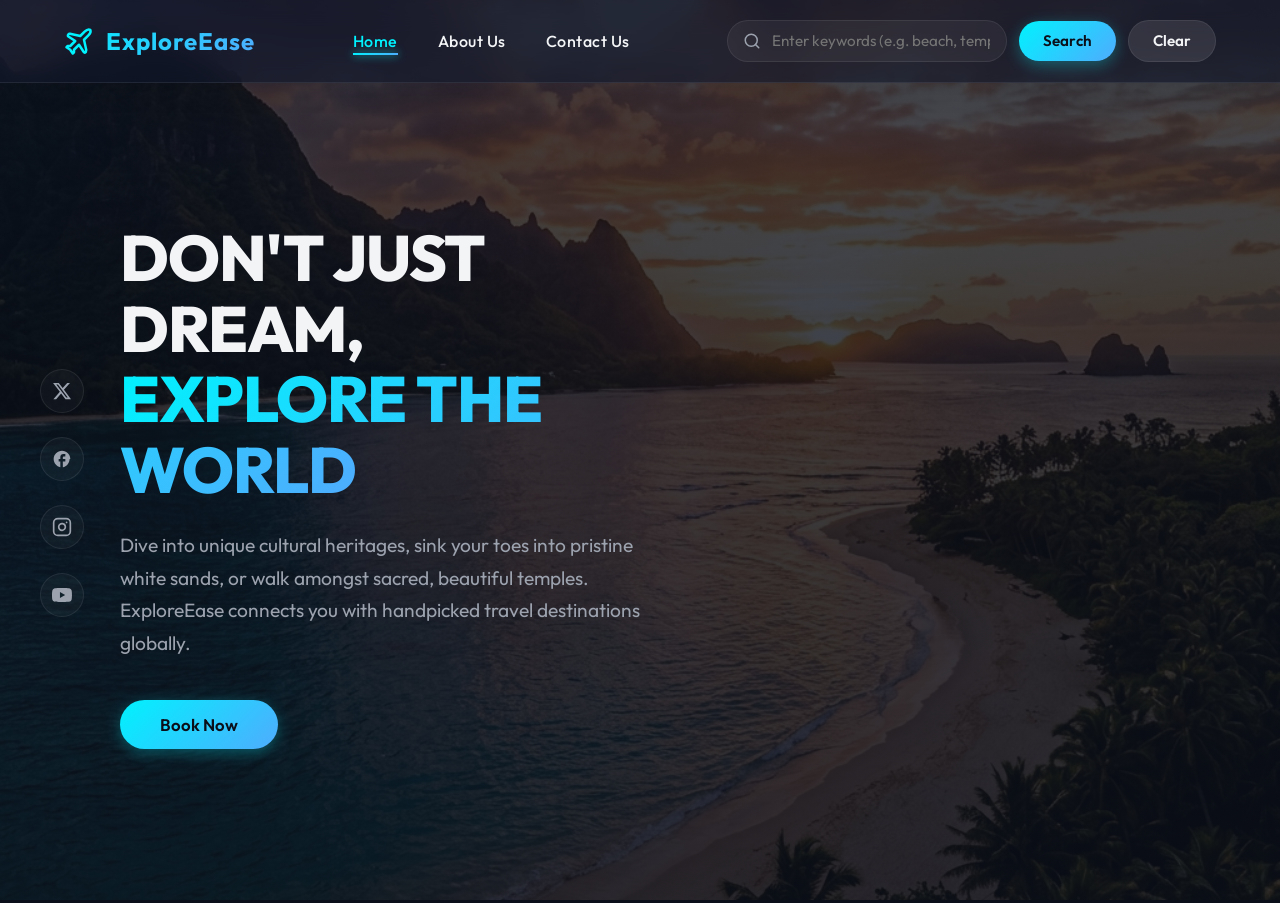
<file: index.html>
<!DOCTYPE html>
<html lang="en">
<head>
  <meta charset="UTF-8">
  <meta name="viewport" content="width=device-width, initial-scale=1.0">
  <title>ExploreEase - Premium Travel Recommendations</title>
  <link rel="stylesheet" href="travel_recommendation.css">
</head>
<body>
  <div class="hero-wrapper"></div>

  <!-- Navigation Bar -->
  <nav class="navbar" id="main-navbar">
    <a href="index.html" class="nav-brand">
      <svg xmlns="http://www.w3.org/2000/svg" viewBox="0 0 24 24" fill="none" stroke-width="2" stroke-linecap="round" stroke-linejoin="round">
        <path d="M17.8 19.2 16 11l3.5-3.5C21 6 21.5 4 21 3c-1-.5-3 0-4.5 1.5L13 8 4.8 6.2c-.5-.1-1 .1-1.3.5-.4.4-.5 1-.3 1.5L9 12l-4 4H3l-1 1 3 2 2 3 1-1v-2l4-4 3.8 5.8c.2.4.7.6 1.2.5.5-.2.7-.7.6-1.3z"/>
      </svg>
      ExploreEase
    </a>
    
    <ul class="nav-links">
      <li><a href="index.html" class="active">Home</a></li>
      <li><a href="about.html">About Us</a></li>
      <li><a href="contact.html">Contact Us</a></li>
    </ul>

    <div class="nav-search">
      <div class="search-input-wrapper">
        <input type="text" id="search-input" placeholder="Enter keywords (e.g. beach, temple, Japan)...">
        <svg xmlns="http://www.w3.org/2000/svg" viewBox="0 0 24 24" fill="none" stroke-width="2" stroke-linecap="round" stroke-linejoin="round">
          <circle cx="11" cy="11" r="8"></circle>
          <line x1="21" y1="21" x2="16.65" y2="16.65"></line>
        </svg>
      </div>
      <button class="btn btn-primary" id="btn-search">Search</button>
      <button class="btn btn-secondary" id="btn-reset">Clear</button>
    </div>
  </nav>

  <!-- Main Container -->
  <main class="main-container">
    <!-- Social Sidebar -->
    <div class="social-sidebar">
      <a href="https://twitter.com" target="_blank" class="social-link" title="Twitter / X">
        <svg xmlns="http://www.w3.org/2000/svg" viewBox="0 0 24 24">
          <path d="M18.244 2.25h3.308l-7.227 8.26 8.502 11.24H16.17l-5.214-6.817L4.99 21.75H1.68l7.73-8.835L1.254 2.25H8.08l4.713 6.231zm-1.161 17.52h1.833L7.084 4.126H5.117z"/>
        </svg>
      </a>
      <a href="https://facebook.com" target="_blank" class="social-link" title="Facebook">
        <svg xmlns="http://www.w3.org/2000/svg" viewBox="0 0 24 24">
          <path d="M22 12c0-5.52-4.48-10-10-10S2 6.48 2 12c0 4.84 3.44 8.87 8 9.8V15H8v-3h2V9.5C10 7.57 11.57 6 13.5 6H16v3h-2c-.55 0-1 .45-1 1v2h3v3h-3v6.95c4.56-.93 8-4.96 8-9.75z"/>
        </svg>
      </a>
      <a href="https://instagram.com" target="_blank" class="social-link" title="Instagram">
        <svg class="stroke-svg" xmlns="http://www.w3.org/2000/svg" viewBox="0 0 24 24" fill="none" stroke-linecap="round" stroke-linejoin="round">
          <rect x="2" y="2" width="20" height="20" rx="5" ry="5"></rect>
          <path d="M16 11.37A4 4 0 1 1 12.63 8 4 4 0 0 1 16 11.37z"></path>
          <line x1="17.5" y1="6.5" x2="17.51" y2="6.5"></line>
        </svg>
      </a>
      <a href="https://youtube.com" target="_blank" class="social-link" title="YouTube">
        <svg xmlns="http://www.w3.org/2000/svg" viewBox="0 0 24 24">
          <path d="M23.498 6.163a3.003 3.003 0 0 0-2.11-2.108C19.53 3.5 12 3.5 12 3.5s-7.53 0-9.388.555A3.002 3.002 0 0 0 .502 6.163C0 8.07 0 12 0 12s0 3.93.502 5.837a3.003 3.003 0 0 0 2.11 2.108C4.47 20.5 12 20.5 12 20.5s7.53 0 9.388-.555a3.002 3.002 0 0 0 2.11-2.108C24 15.93 24 12 24 12s0-3.93-.502-5.837zM9.545 15.568V8.432L15.818 12l-6.273 3.568z"/>
        </svg>
      </a>
    </div>

    <!-- Hero Content -->
    <section class="hero-content">
      <h1 class="hero-headline">DON'T JUST DREAM,<br><span>EXPLORE THE WORLD</span></h1>
      <p class="hero-desc">
        Dive into unique cultural heritages, sink your toes into pristine white sands, or walk amongst sacred, beautiful temples. ExploreEase connects you with handpicked travel destinations globally.
      </p>
      <button class="btn btn-primary" style="padding: 0.9rem 2.5rem; font-size: 1.05rem;" onclick="alert('Booking portal is coming soon!')">Book Now</button>
    </section>

    <!-- Recommendations Results Column (Right side) -->
    <section class="results-wrapper">
      <div id="results-container" class="results-grid">
        <!-- Results will be injected dynamically via JavaScript -->
      </div>
    </section>
  </main>

  <script src="travel_recommendation.js"></script>
</body>
</html>
</file>
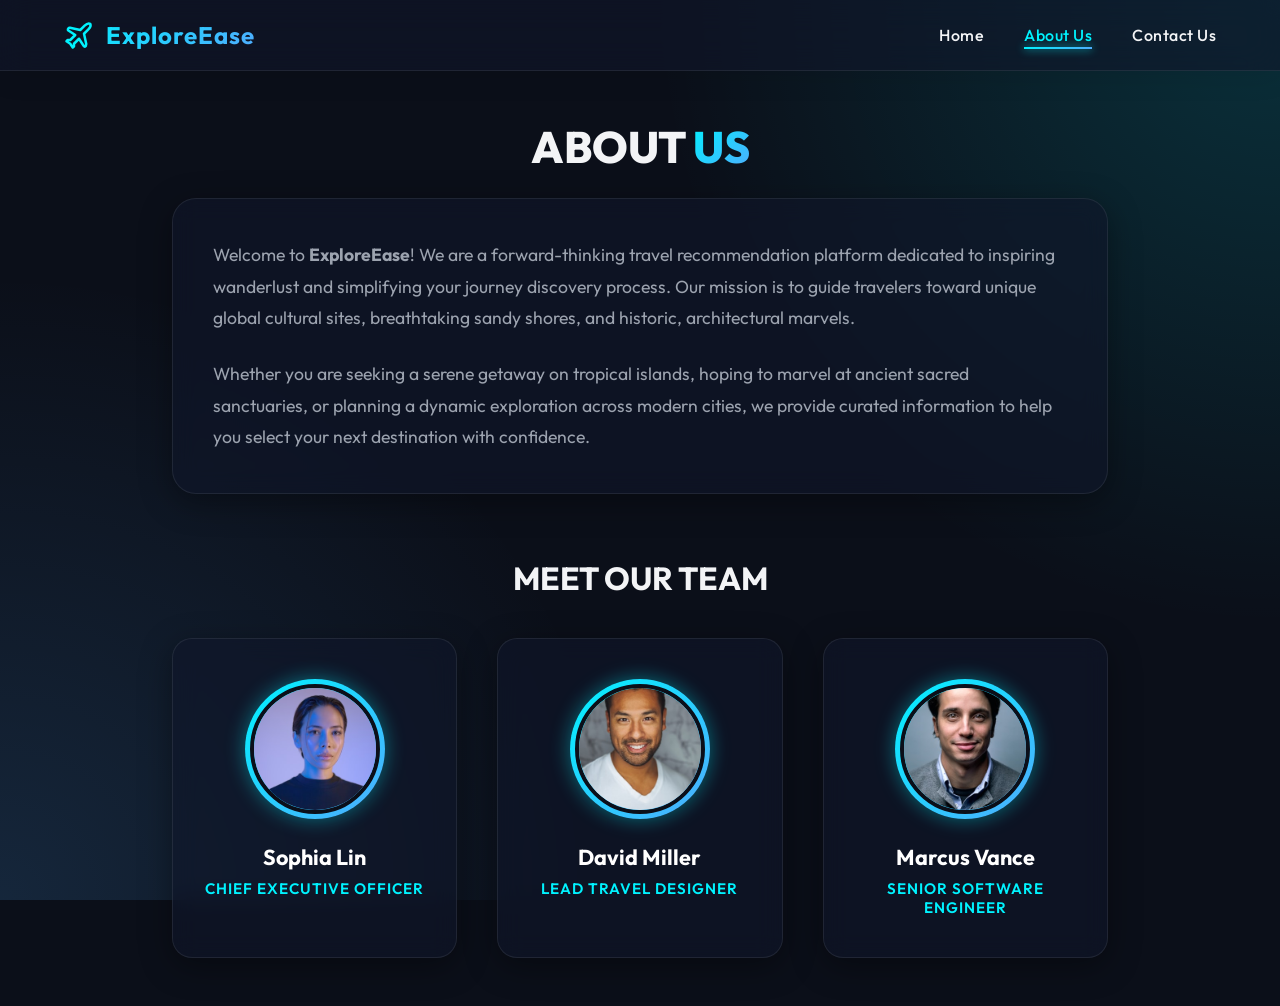
<file: about.html>
<!DOCTYPE html>
<html lang="en">
<head>
  <meta charset="UTF-8">
  <meta name="viewport" content="width=device-width, initial-scale=1.0">
  <title>About Us - ExploreEase</title>
  <link rel="stylesheet" href="travel_recommendation.css">
</head>
<body>
  <div class="subpage-wrapper"></div>

  <!-- Navigation Bar -->
  <nav class="navbar" id="main-navbar">
    <a href="index.html" class="nav-brand">
      <svg xmlns="http://www.w3.org/2000/svg" viewBox="0 0 24 24" fill="none" stroke-width="2" stroke-linecap="round" stroke-linejoin="round">
        <path d="M17.8 19.2 16 11l3.5-3.5C21 6 21.5 4 21 3c-1-.5-3 0-4.5 1.5L13 8 4.8 6.2c-.5-.1-1 .1-1.3.5-.4.4-.5 1-.3 1.5L9 12l-4 4H3l-1 1 3 2 2 3 1-1v-2l4-4 3.8 5.8c.2.4.7.6 1.2.5.5-.2.7-.7.6-1.3z"/>
      </svg>
      ExploreEase
    </a>
    
    <ul class="nav-links">
      <li><a href="index.html">Home</a></li>
      <li><a href="about.html" class="active">About Us</a></li>
      <li><a href="contact.html">Contact Us</a></li>
    </ul>
  </nav>

  <!-- About Section -->
  <main class="about-section">
    <h1 class="section-title">ABOUT <span>US</span></h1>
    
    <div class="about-intro-box">
      <p>
        Welcome to <strong>ExploreEase</strong>! We are a forward-thinking travel recommendation platform dedicated to inspiring wanderlust and simplifying your journey discovery process. Our mission is to guide travelers toward unique global cultural sites, breathtaking sandy shores, and historic, architectural marvels.
      </p>
      <p>
        Whether you are seeking a serene getaway on tropical islands, hoping to marvel at ancient sacred sanctuaries, or planning a dynamic exploration across modern cities, we provide curated information to help you select your next destination with confidence.
      </p>
    </div>

    <h2 class="team-section-title">MEET OUR TEAM</h2>
    
    <div class="team-grid">
      <!-- Team Card 1 -->
      <div class="team-card">
        <div class="team-img-wrapper">
          <img src="team1.jpg" alt="Sophia Lin">
        </div>
        <h3 class="team-name">Sophia Lin</h3>
        <p class="team-role">Chief Executive Officer</p>
      </div>

      <!-- Team Card 2 -->
      <div class="team-card">
        <div class="team-img-wrapper">
          <img src="team2.jpg" alt="David Miller">
        </div>
        <h3 class="team-name">David Miller</h3>
        <p class="team-role">Lead Travel Designer</p>
      </div>

      <!-- Team Card 3 -->
      <div class="team-card">
        <div class="team-img-wrapper">
          <img src="team3.jpg" alt="Marcus Vance">
        </div>
        <h3 class="team-name">Marcus Vance</h3>
        <p class="team-role">Senior Software Engineer</p>
      </div>
    </div>
  </main>
</body>
</html>
</file>
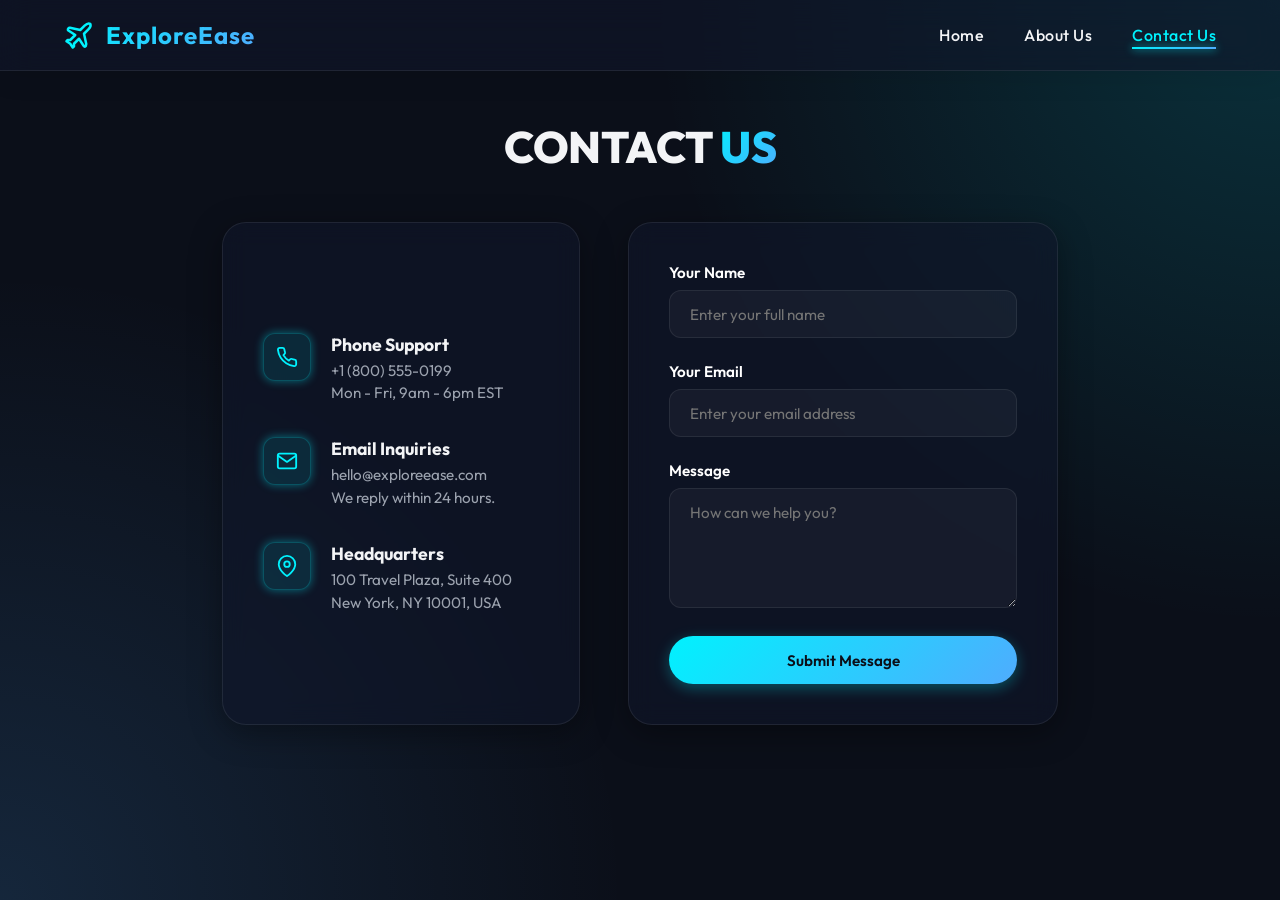
<file: contact.html>
<!DOCTYPE html>
<html lang="en">
<head>
  <meta charset="UTF-8">
  <meta name="viewport" content="width=device-width, initial-scale=1.0">
  <title>Contact Us - ExploreEase</title>
  <link rel="stylesheet" href="travel_recommendation.css">
</head>
<body>
  <div class="subpage-wrapper"></div>

  <!-- Navigation Bar -->
  <nav class="navbar" id="main-navbar">
    <a href="index.html" class="nav-brand">
      <svg xmlns="http://www.w3.org/2000/svg" viewBox="0 0 24 24" fill="none" stroke-width="2" stroke-linecap="round" stroke-linejoin="round">
        <path d="M17.8 19.2 16 11l3.5-3.5C21 6 21.5 4 21 3c-1-.5-3 0-4.5 1.5L13 8 4.8 6.2c-.5-.1-1 .1-1.3.5-.4.4-.5 1-.3 1.5L9 12l-4 4H3l-1 1 3 2 2 3 1-1v-2l4-4 3.8 5.8c.2.4.7.6 1.2.5.5-.2.7-.7.6-1.3z"/>
      </svg>
      ExploreEase
    </a>
    
    <ul class="nav-links">
      <li><a href="index.html">Home</a></li>
      <li><a href="about.html">About Us</a></li>
      <li><a href="contact.html" class="active">Contact Us</a></li>
    </ul>
  </nav>

  <!-- Contact Section -->
  <main class="contact-section">
    <h1 class="section-title">CONTACT <span>US</span></h1>
    
    <div class="contact-layout">
      <!-- Contact Info Box -->
      <div class="contact-info">
        <div class="contact-method">
          <div class="contact-icon">
            <svg xmlns="http://www.w3.org/2000/svg" viewBox="0 0 24 24" fill="none" stroke-width="2" stroke-linecap="round" stroke-linejoin="round">
              <path d="M22 16.92v3a2 2 0 0 1-2.18 2 19.79 19.79 0 0 1-8.63-3.07 19.5 19.5 0 0 1-6-6 19.79 19.79 0 0 1-3.07-8.67A2 2 0 0 1 4.11 2h3a2 2 0 0 1 2 1.72 12.84 12.84 0 0 0 .7 2.81 2 2 0 0 1-.45 2.11L8.09 9.91a16 16 0 0 0 6 6l1.27-1.27a2 2 0 0 1 2.11-.45 12.84 12.84 0 0 0 2.81.7A2 2 0 0 1 22 16.92z"></path>
            </svg>
          </div>
          <div class="contact-text">
            <h4>Phone Support</h4>
            <p>+1 (800) 555-0199</p>
            <p>Mon - Fri, 9am - 6pm EST</p>
          </div>
        </div>

        <div class="contact-method">
          <div class="contact-icon">
            <svg xmlns="http://www.w3.org/2000/svg" viewBox="0 0 24 24" fill="none" stroke-width="2" stroke-linecap="round" stroke-linejoin="round">
              <path d="M4 4h16c1.1 0 2 .9 2 2v12c0 1.1-.9 2-2 2H4c-1.1 0-2-.9-2-2V6c0-1.1.9-2 2-2z"></path>
              <polyline points="22,6 12,13 2,6"></polyline>
            </svg>
          </div>
          <div class="contact-text">
            <h4>Email Inquiries</h4>
            <p>hello@exploreease.com</p>
            <p>We reply within 24 hours.</p>
          </div>
        </div>

        <div class="contact-method">
          <div class="contact-icon">
            <svg xmlns="http://www.w3.org/2000/svg" viewBox="0 0 24 24" fill="none" stroke-width="2" stroke-linecap="round" stroke-linejoin="round">
              <path d="M21 10c0 7-9 13-9 13s-9-6-9-13a9 9 0 0 1 18 0z"></path>
              <circle cx="12" cy="10" r="3"></circle>
            </svg>
          </div>
          <div class="contact-text">
            <h4>Headquarters</h4>
            <p>100 Travel Plaza, Suite 400</p>
            <p>New York, NY 10001, USA</p>
          </div>
        </div>
      </div>

      <!-- Contact Form -->
      <div class="contact-form-card">
        <form id="contact-form" onsubmit="handleContactSubmit(event)">
          <div class="form-group">
            <label for="name">Your Name</label>
            <input type="text" id="name" name="name" class="form-control" placeholder="Enter your full name" required>
          </div>
          
          <div class="form-group">
            <label for="email">Your Email</label>
            <input type="email" id="email" name="email" class="form-control" placeholder="Enter your email address" required>
          </div>

          <div class="form-group">
            <label for="message">Message</label>
            <textarea id="message" name="message" class="form-control" placeholder="How can we help you?" required></textarea>
          </div>

          <button type="submit" class="btn btn-primary submit-btn">Submit Message</button>
        </form>
      </div>
    </div>
  </main>

  <script>
    function handleContactSubmit(event) {
      event.preventDefault();
      const name = document.getElementById('name').value;
      const email = document.getElementById('email').value;
      const message = document.getElementById('message').value;

      if (name && email && message) {
        alert(`Thank you, ${name}! Your message has been sent successfully. We will reach out to you at ${email} shortly.`);
        document.getElementById('contact-form').reset();
      }
    }
  </script>
</body>
</html>
</file>
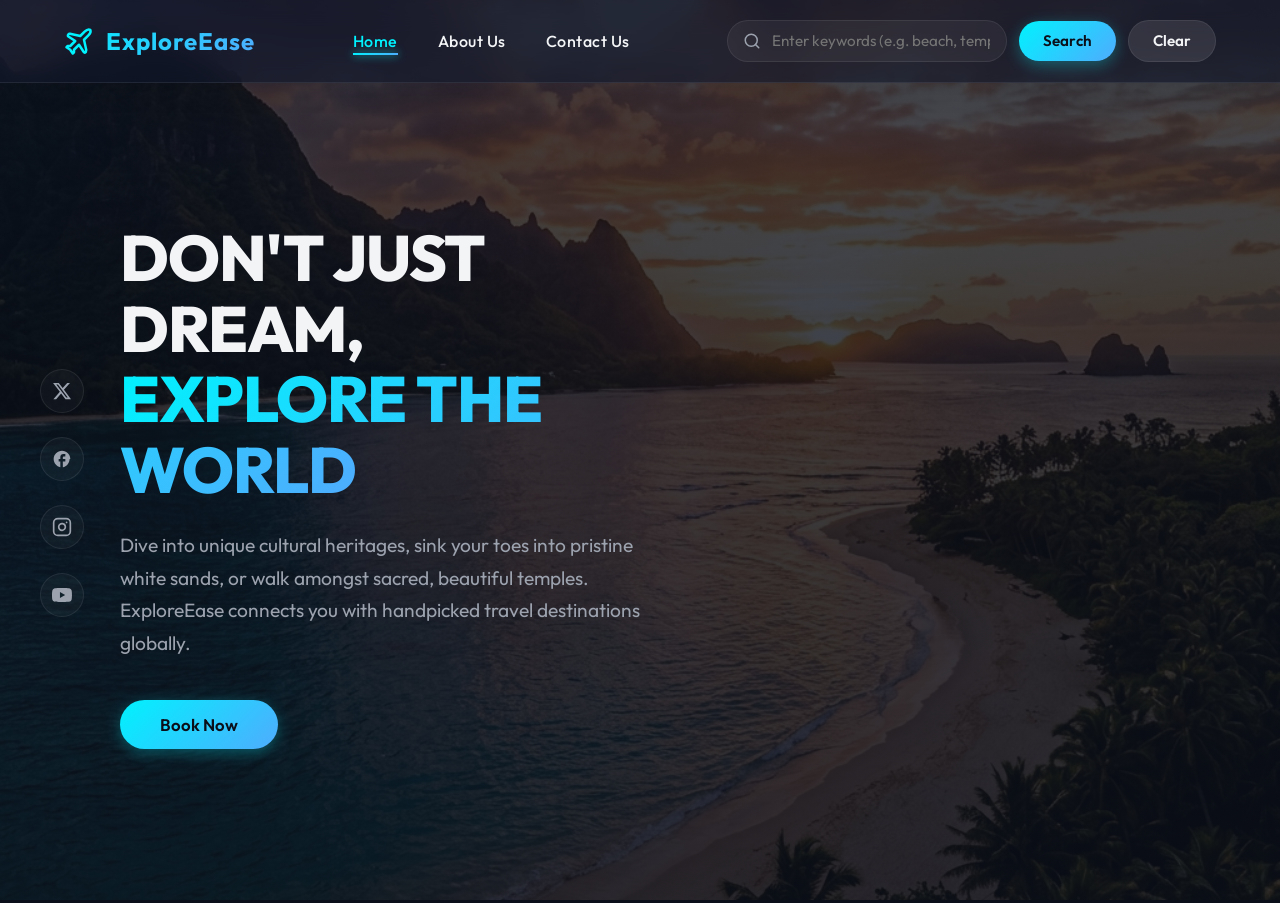
<file: travel_recommendation.html>
<!DOCTYPE html>
<html lang="en">
<head>
  <meta charset="UTF-8">
  <meta name="viewport" content="width=device-width, initial-scale=1.0">
  <title>ExploreEase - Premium Travel Recommendations</title>
  <link rel="stylesheet" href="travel_recommendation.css">
</head>
<body>
  <div class="hero-wrapper"></div>

  <!-- Navigation Bar -->
  <nav class="navbar" id="main-navbar">
    <a href="travel_recommendation.html" class="nav-brand">
      <svg xmlns="http://www.w3.org/2000/svg" viewBox="0 0 24 24" fill="none" stroke-width="2" stroke-linecap="round" stroke-linejoin="round">
        <path d="M17.8 19.2 16 11l3.5-3.5C21 6 21.5 4 21 3c-1-.5-3 0-4.5 1.5L13 8 4.8 6.2c-.5-.1-1 .1-1.3.5-.4.4-.5 1-.3 1.5L9 12l-4 4H3l-1 1 3 2 2 3 1-1v-2l4-4 3.8 5.8c.2.4.7.6 1.2.5.5-.2.7-.7.6-1.3z"/>
      </svg>
      ExploreEase
    </a>
    
    <ul class="nav-links">
      <li><a href="travel_recommendation.html" class="active">Home</a></li>
      <li><a href="about.html">About Us</a></li>
      <li><a href="contact.html">Contact Us</a></li>
    </ul>

    <div class="nav-search">
      <div class="search-input-wrapper">
        <input type="text" id="search-input" placeholder="Enter keywords (e.g. beach, temple, Japan)...">
        <svg xmlns="http://www.w3.org/2000/svg" viewBox="0 0 24 24" fill="none" stroke-width="2" stroke-linecap="round" stroke-linejoin="round">
          <circle cx="11" cy="11" r="8"></circle>
          <line x1="21" y1="21" x2="16.65" y2="16.65"></line>
        </svg>
      </div>
      <button class="btn btn-primary" id="btn-search">Search</button>
      <button class="btn btn-secondary" id="btn-reset">Clear</button>
    </div>
  </nav>

  <!-- Main Container -->
  <main class="main-container">
    <!-- Social Sidebar -->
    <div class="social-sidebar">
      <a href="https://twitter.com" target="_blank" class="social-link" title="Twitter / X">
        <svg xmlns="http://www.w3.org/2000/svg" viewBox="0 0 24 24">
          <path d="M18.244 2.25h3.308l-7.227 8.26 8.502 11.24H16.17l-5.214-6.817L4.99 21.75H1.68l7.73-8.835L1.254 2.25H8.08l4.713 6.231zm-1.161 17.52h1.833L7.084 4.126H5.117z"/>
        </svg>
      </a>
      <a href="https://facebook.com" target="_blank" class="social-link" title="Facebook">
        <svg xmlns="http://www.w3.org/2000/svg" viewBox="0 0 24 24">
          <path d="M22 12c0-5.52-4.48-10-10-10S2 6.48 2 12c0 4.84 3.44 8.87 8 9.8V15H8v-3h2V9.5C10 7.57 11.57 6 13.5 6H16v3h-2c-.55 0-1 .45-1 1v2h3v3h-3v6.95c4.56-.93 8-4.96 8-9.75z"/>
        </svg>
      </a>
      <a href="https://instagram.com" target="_blank" class="social-link" title="Instagram">
        <svg class="stroke-svg" xmlns="http://www.w3.org/2000/svg" viewBox="0 0 24 24" fill="none" stroke-linecap="round" stroke-linejoin="round">
          <rect x="2" y="2" width="20" height="20" rx="5" ry="5"></rect>
          <path d="M16 11.37A4 4 0 1 1 12.63 8 4 4 0 0 1 16 11.37z"></path>
          <line x1="17.5" y1="6.5" x2="17.51" y2="6.5"></line>
        </svg>
      </a>
      <a href="https://youtube.com" target="_blank" class="social-link" title="YouTube">
        <svg xmlns="http://www.w3.org/2000/svg" viewBox="0 0 24 24">
          <path d="M23.498 6.163a3.003 3.003 0 0 0-2.11-2.108C19.53 3.5 12 3.5 12 3.5s-7.53 0-9.388.555A3.002 3.002 0 0 0 .502 6.163C0 8.07 0 12 0 12s0 3.93.502 5.837a3.003 3.003 0 0 0 2.11 2.108C4.47 20.5 12 20.5 12 20.5s7.53 0 9.388-.555a3.002 3.002 0 0 0 2.11-2.108C24 15.93 24 12 24 12s0-3.93-.502-5.837zM9.545 15.568V8.432L15.818 12l-6.273 3.568z"/>
        </svg>
      </a>
    </div>

    <!-- Hero Content -->
    <section class="hero-content">
      <h1 class="hero-headline">DON'T JUST DREAM,<br><span>EXPLORE THE WORLD</span></h1>
      <p class="hero-desc">
        Dive into unique cultural heritages, sink your toes into pristine white sands, or walk amongst sacred, beautiful temples. ExploreEase connects you with handpicked travel destinations globally.
      </p>
      <button class="btn btn-primary" style="padding: 0.9rem 2.5rem; font-size: 1.05rem;" onclick="alert('Booking portal is coming soon!')">Book Now</button>
    </section>

    <!-- Recommendations Results Column (Right side) -->
    <section class="results-wrapper">
      <div id="results-container" class="results-grid">
        <!-- Results will be injected dynamically via JavaScript -->
      </div>
    </section>
  </main>

  <script src="travel_recommendation.js"></script>
</body>
</html>
</file>
<file: travel_recommendation.css>
@import url('https://fonts.googleapis.com/css2?family=Outfit:wght@300;400;500;600;700&display=swap');

:root {
  --font-family: 'Outfit', sans-serif;
  --bg-color: #0b0f19;
  --text-color: #f3f4f6;
  --text-muted: #9ca3af;
  --primary: #00f2fe;
  --primary-glow: rgba(0, 242, 254, 0.4);
  --secondary: #4facfe;
  --gradient: linear-gradient(135deg, var(--primary) 0%, var(--secondary) 100%);
  --glass: rgba(15, 23, 42, 0.6);
  --glass-border: rgba(255, 255, 255, 0.08);
  --card-shadow: 0 8px 32px 0 rgba(0, 0, 0, 0.37);
  --transition: all 0.3s cubic-bezier(0.4, 0, 0.2, 1);
}

* {
  box-sizing: border-box;
  margin: 0;
  padding: 0;
}

body {
  font-family: var(--font-family);
  background-color: var(--bg-color);
  color: var(--text-color);
  min-height: 100vh;
  overflow-x: hidden;
  position: relative;
}

/* Background image overlay for homepage */
.hero-wrapper {
  background: linear-gradient(rgba(11, 15, 25, 0.75), rgba(11, 15, 25, 0.85)), url('hero_bg.png') no-repeat center center/cover;
  min-height: 100vh;
  width: 100%;
  position: absolute;
  top: 0;
  left: 0;
  z-index: -1;
}

/* Background gradient for subpages */
.subpage-wrapper {
  background: radial-gradient(circle at top right, rgba(0, 242, 254, 0.15), transparent 40%),
              radial-gradient(circle at bottom left, rgba(79, 172, 254, 0.15), transparent 40%),
              var(--bg-color);
  min-height: 100vh;
  width: 100%;
  position: absolute;
  top: 0;
  left: 0;
  z-index: -1;
}

/* Navigation Bar */
.navbar {
  display: flex;
  justify-content: space-between;
  align-items: center;
  padding: 1.25rem 5%;
  background: var(--glass);
  backdrop-filter: blur(16px);
  -webkit-backdrop-filter: blur(16px);
  border-bottom: 1px solid var(--glass-border);
  position: sticky;
  top: 0;
  z-index: 100;
  box-shadow: 0 4px 30px rgba(0, 0, 0, 0.1);
}

.nav-brand {
  display: flex;
  align-items: center;
  gap: 0.75rem;
  font-weight: 700;
  font-size: 1.5rem;
  background: var(--gradient);
  -webkit-background-clip: text;
  -webkit-text-fill-color: transparent;
  text-decoration: none;
  letter-spacing: 1px;
}

.nav-brand svg {
  stroke: var(--primary);
  width: 30px;
  height: 30px;
}

.nav-links {
  display: flex;
  gap: 2.5rem;
  list-style: none;
}

.nav-links a {
  color: var(--text-color);
  text-decoration: none;
  font-weight: 500;
  font-size: 1rem;
  position: relative;
  transition: var(--transition);
  padding: 0.25rem 0;
  letter-spacing: 0.5px;
}

.nav-links a::after {
  content: '';
  position: absolute;
  bottom: 0;
  left: 0;
  width: 0;
  height: 2px;
  background: var(--gradient);
  transition: var(--transition);
  box-shadow: 0 0 8px var(--primary);
}

.nav-links a:hover {
  color: var(--primary);
}

.nav-links a:hover::after,
.nav-links a.active::after {
  width: 100%;
}

.nav-links a.active {
  color: var(--primary);
}

/* Search Bar in Navbar */
.nav-search {
  display: flex;
  align-items: center;
  gap: 0.75rem;
}

.search-input-wrapper {
  position: relative;
}

.search-input-wrapper svg {
  position: absolute;
  left: 1rem;
  top: 50%;
  transform: translateY(-50%);
  width: 18px;
  height: 18px;
  stroke: var(--text-muted);
  pointer-events: none;
  transition: var(--transition);
}

.nav-search input {
  padding: 0.65rem 1rem 0.65rem 2.75rem;
  border-radius: 50px;
  border: 1px solid var(--glass-border);
  background: rgba(255, 255, 255, 0.05);
  color: var(--text-color);
  font-family: var(--font-family);
  font-size: 0.95rem;
  width: 280px;
  outline: none;
  transition: var(--transition);
}

.nav-search input:focus {
  border-color: var(--primary);
  background: rgba(255, 255, 255, 0.08);
  box-shadow: 0 0 15px var(--primary-glow);
}

.nav-search input:focus + svg {
  stroke: var(--primary);
}

.btn {
  padding: 0.65rem 1.5rem;
  border-radius: 50px;
  border: none;
  font-family: var(--font-family);
  font-weight: 600;
  cursor: pointer;
  transition: var(--transition);
  font-size: 0.95rem;
}

.btn-primary {
  background: var(--gradient);
  color: #0b0f19;
  box-shadow: 0 4px 15px rgba(0, 242, 254, 0.3);
}

.btn-primary:hover {
  transform: translateY(-2px);
  box-shadow: 0 6px 20px rgba(0, 242, 254, 0.5);
  color: #0b0f19;
}

.btn-secondary {
  background: rgba(255, 255, 255, 0.1);
  color: var(--text-color);
  border: 1px solid var(--glass-border);
}

.btn-secondary:hover {
  background: rgba(255, 255, 255, 0.2);
  transform: translateY(-2px);
}

/* Home Section Layout */
.main-container {
  display: flex;
  padding: 4% 5% 5%;
  min-height: calc(100vh - 80px);
  gap: 3rem;
  align-items: center;
  position: relative;
}

.social-sidebar {
  display: flex;
  flex-direction: column;
  gap: 1.5rem;
  position: absolute;
  left: 2.5rem;
  top: 50%;
  transform: translateY(-50%);
  z-index: 10;
}

.social-link {
  color: var(--text-muted);
  transition: var(--transition);
  display: flex;
  align-items: center;
  justify-content: center;
  width: 44px;
  height: 44px;
  border-radius: 50%;
  background: rgba(255, 255, 255, 0.03);
  border: 1px solid var(--glass-border);
  text-decoration: none;
}

.social-link svg {
  width: 20px;
  height: 20px;
  fill: currentColor;
  stroke: none;
}

/* Specific styling for social SVGs that use stroke */
.social-link svg.stroke-svg {
  stroke: currentColor;
  stroke-width: 2;
  fill: none;
}

.social-link:hover {
  color: var(--primary);
  background: rgba(0, 242, 254, 0.1);
  border-color: var(--primary);
  box-shadow: 0 0 15px var(--primary-glow);
  transform: scale(1.1);
}

.hero-content {
  flex: 1.2;
  margin-left: 3.5rem; /* Space for sidebar */
  animation: fadeInUp 0.8s ease-out;
}

.hero-headline {
  font-size: 4rem;
  font-weight: 800;
  line-height: 1.1;
  margin-bottom: 1.5rem;
  letter-spacing: -1px;
}

.hero-headline span {
  background: var(--gradient);
  -webkit-background-clip: text;
  -webkit-text-fill-color: transparent;
}

.hero-desc {
  font-size: 1.2rem;
  line-height: 1.7;
  color: var(--text-muted);
  margin-bottom: 2.5rem;
  max-width: 600px;
}

/* Results Section Layout on the right */
.results-wrapper {
  flex: 1;
  max-height: 75vh;
  overflow-y: auto;
  padding-right: 1rem;
  animation: fadeIn 0.8s ease-out;
}

/* Hide scrollbar for results-wrapper but keep functionality */
.results-wrapper::-webkit-scrollbar {
  width: 6px;
}

.results-wrapper::-webkit-scrollbar-track {
  background: transparent;
}

.results-wrapper::-webkit-scrollbar-thumb {
  background: rgba(255, 255, 255, 0.1);
  border-radius: 10px;
}

.results-wrapper::-webkit-scrollbar-thumb:hover {
  background: rgba(0, 242, 254, 0.3);
}

/* Grid Layout for Recommendations */
.results-grid {
  display: grid;
  grid-template-columns: 1fr;
  gap: 1.5rem;
}

/* We also support 2 columns if display space permits */
@media (min-width: 1200px) {
  .results-grid {
    grid-template-columns: 1fr 1fr;
  }
}

.recommendation-card {
  background: var(--glass);
  backdrop-filter: blur(12px);
  -webkit-backdrop-filter: blur(12px);
  border: 1px solid var(--glass-border);
  border-radius: 20px;
  overflow: hidden;
  box-shadow: var(--card-shadow);
  transition: var(--transition);
  display: flex;
  flex-direction: column;
}

.recommendation-card:hover {
  transform: translateY(-5px);
  border-color: rgba(0, 242, 254, 0.3);
  box-shadow: 0 12px 40px rgba(0, 242, 254, 0.15);
}

.card-img-container {
  height: 200px;
  position: relative;
  overflow: hidden;
}

.card-img-container img {
  width: 100%;
  height: 100%;
  object-fit: cover;
  transition: transform 0.6s cubic-bezier(0.4, 0, 0.2, 1);
}

.recommendation-card:hover .card-img-container img {
  transform: scale(1.08);
}

.time-badge {
  position: absolute;
  top: 1rem;
  right: 1rem;
  background: rgba(11, 15, 25, 0.85);
  backdrop-filter: blur(8px);
  padding: 0.4rem 0.8rem;
  border-radius: 30px;
  font-size: 0.8rem;
  font-weight: 600;
  color: var(--primary);
  border: 1px solid rgba(0, 242, 254, 0.2);
  display: flex;
  align-items: center;
  gap: 0.4rem;
}

.time-badge svg {
  width: 12px;
  height: 12px;
  stroke: var(--primary);
}

.card-body {
  padding: 1.5rem;
  display: flex;
  flex-direction: column;
  flex-grow: 1;
}

.card-title {
  font-size: 1.3rem;
  font-weight: 700;
  margin-bottom: 0.75rem;
  color: #ffffff;
}

.card-text {
  font-size: 0.95rem;
  line-height: 1.6;
  color: var(--text-muted);
  margin-bottom: 1.5rem;
  flex-grow: 1;
}

.card-btn {
  align-self: flex-start;
}

/* About Page Styling */
.about-section {
  max-width: 1000px;
  margin: 3rem auto;
  padding: 0 2rem;
  animation: fadeInUp 0.8s ease-out;
}

.section-title {
  font-size: 2.75rem;
  font-weight: 800;
  text-align: center;
  margin-bottom: 1.5rem;
  letter-spacing: -0.5px;
}

.section-title span {
  background: var(--gradient);
  -webkit-background-clip: text;
  -webkit-text-fill-color: transparent;
}

.about-intro-box {
  background: var(--glass);
  backdrop-filter: blur(12px);
  border: 1px solid var(--glass-border);
  padding: 2.5rem;
  border-radius: 24px;
  box-shadow: var(--card-shadow);
  margin-bottom: 4rem;
  line-height: 1.8;
  font-size: 1.1rem;
  color: var(--text-muted);
}

.about-intro-box p {
  margin-bottom: 1.5rem;
}

.about-intro-box p:last-child {
  margin-bottom: 0;
}

.team-section-title {
  font-size: 2rem;
  font-weight: 700;
  text-align: center;
  margin-bottom: 2.5rem;
}

.team-grid {
  display: grid;
  grid-template-columns: repeat(auto-fit, minmax(280px, 1fr));
  gap: 2.5rem;
}

.team-card {
  background: var(--glass);
  backdrop-filter: blur(12px);
  border: 1px solid var(--glass-border);
  border-radius: 20px;
  overflow: hidden;
  box-shadow: var(--card-shadow);
  transition: var(--transition);
  text-align: center;
  padding: 2.5rem 1.5rem;
}

.team-card:hover {
  transform: translateY(-5px);
  border-color: rgba(0, 242, 254, 0.3);
  box-shadow: 0 12px 40px rgba(0, 242, 254, 0.15);
}

.team-img-wrapper {
  width: 140px;
  height: 140px;
  border-radius: 50%;
  margin: 0 auto 1.5rem;
  padding: 5px;
  background: var(--gradient);
  position: relative;
  box-shadow: 0 0 20px var(--primary-glow);
}

.team-img-wrapper img {
  width: 100%;
  height: 100%;
  object-fit: cover;
  border-radius: 50%;
  border: 4px solid var(--bg-color);
}

.team-name {
  font-size: 1.35rem;
  font-weight: 700;
  margin-bottom: 0.5rem;
  color: #fff;
}

.team-role {
  font-size: 0.95rem;
  color: var(--primary);
  font-weight: 600;
  text-transform: uppercase;
  letter-spacing: 1px;
}

/* Contact Page Styling */
.contact-section {
  max-width: 900px;
  margin: 3rem auto;
  padding: 0 2rem;
  animation: fadeInUp 0.8s ease-out;
}

.contact-layout {
  display: grid;
  grid-template-columns: 1fr 1.2fr;
  gap: 3rem;
  margin-top: 3rem;
}

@media (max-width: 768px) {
  .contact-layout {
    grid-template-columns: 1fr;
    gap: 2rem;
  }
}

.contact-info {
  background: var(--glass);
  backdrop-filter: blur(12px);
  border: 1px solid var(--glass-border);
  border-radius: 24px;
  padding: 2.5rem;
  box-shadow: var(--card-shadow);
  display: flex;
  flex-direction: column;
  justify-content: center;
}

.contact-method {
  display: flex;
  align-items: flex-start;
  gap: 1.25rem;
  margin-bottom: 2rem;
}

.contact-method:last-child {
  margin-bottom: 0;
}

.contact-icon {
  background: rgba(0, 242, 254, 0.1);
  border: 1px solid rgba(0, 242, 254, 0.2);
  width: 48px;
  height: 48px;
  border-radius: 12px;
  display: flex;
  align-items: center;
  justify-content: center;
  color: var(--primary);
  flex-shrink: 0;
  box-shadow: 0 0 10px var(--primary-glow);
}

.contact-icon svg {
  width: 22px;
  height: 22px;
  stroke: currentColor;
}

.contact-text h4 {
  font-size: 1.1rem;
  font-weight: 700;
  margin-bottom: 0.25rem;
}

.contact-text p {
  color: var(--text-muted);
  font-size: 0.95rem;
  line-height: 1.5;
}

.contact-form-card {
  background: var(--glass);
  backdrop-filter: blur(12px);
  border: 1px solid var(--glass-border);
  border-radius: 24px;
  padding: 2.5rem;
  box-shadow: var(--card-shadow);
}

.form-group {
  margin-bottom: 1.5rem;
}

.form-group label {
  display: block;
  font-size: 0.95rem;
  font-weight: 600;
  margin-bottom: 0.5rem;
  color: #fff;
}

.form-control {
  width: 100%;
  padding: 0.85rem 1.25rem;
  border-radius: 12px;
  border: 1px solid var(--glass-border);
  background: rgba(255, 255, 255, 0.04);
  color: var(--text-color);
  font-family: var(--font-family);
  font-size: 0.95rem;
  outline: none;
  transition: var(--transition);
}

.form-control:focus {
  border-color: var(--primary);
  background: rgba(255, 255, 255, 0.08);
  box-shadow: 0 0 15px var(--primary-glow);
}

textarea.form-control {
  resize: vertical;
  min-height: 120px;
}

.submit-btn {
  width: 100%;
  padding: 0.9rem;
}

/* Animations */
@keyframes fadeInUp {
  from {
    opacity: 0;
    transform: translateY(20px);
  }
  to {
    opacity: 1;
    transform: translateY(0);
  }
}

@keyframes fadeIn {
  from {
    opacity: 0;
  }
  to {
    opacity: 1;
  }
}

/* Responsive Styles */
@media (max-width: 992px) {
  .navbar {
    flex-direction: column;
    gap: 1.25rem;
    padding: 1.25rem 2rem;
  }
  
  .nav-links {
    gap: 1.5rem;
  }
  
  .main-container {
    flex-direction: column;
    padding: 2rem;
    gap: 2.5rem;
  }
  
  .social-sidebar {
    position: static;
    flex-direction: row;
    justify-content: center;
    transform: none;
    margin-top: 1rem;
    width: 100%;
  }
  
  .hero-content {
    margin-left: 0;
    text-align: center;
  }
  
  .hero-headline {
    font-size: 2.75rem;
  }
  
  .hero-desc {
    margin-left: auto;
    margin-right: auto;
  }
  
  .results-wrapper {
    width: 100%;
    max-height: none;
    overflow-y: visible;
  }
  
  .results-grid {
    grid-template-columns: repeat(auto-fit, minmax(280px, 1fr));
  }
}

@media (max-width: 480px) {
  .nav-search {
    flex-direction: column;
    width: 100%;
  }
  
  .nav-search input {
    width: 100%;
  }
  
  .nav-search .btn {
    width: 100%;
  }
}
</file>
